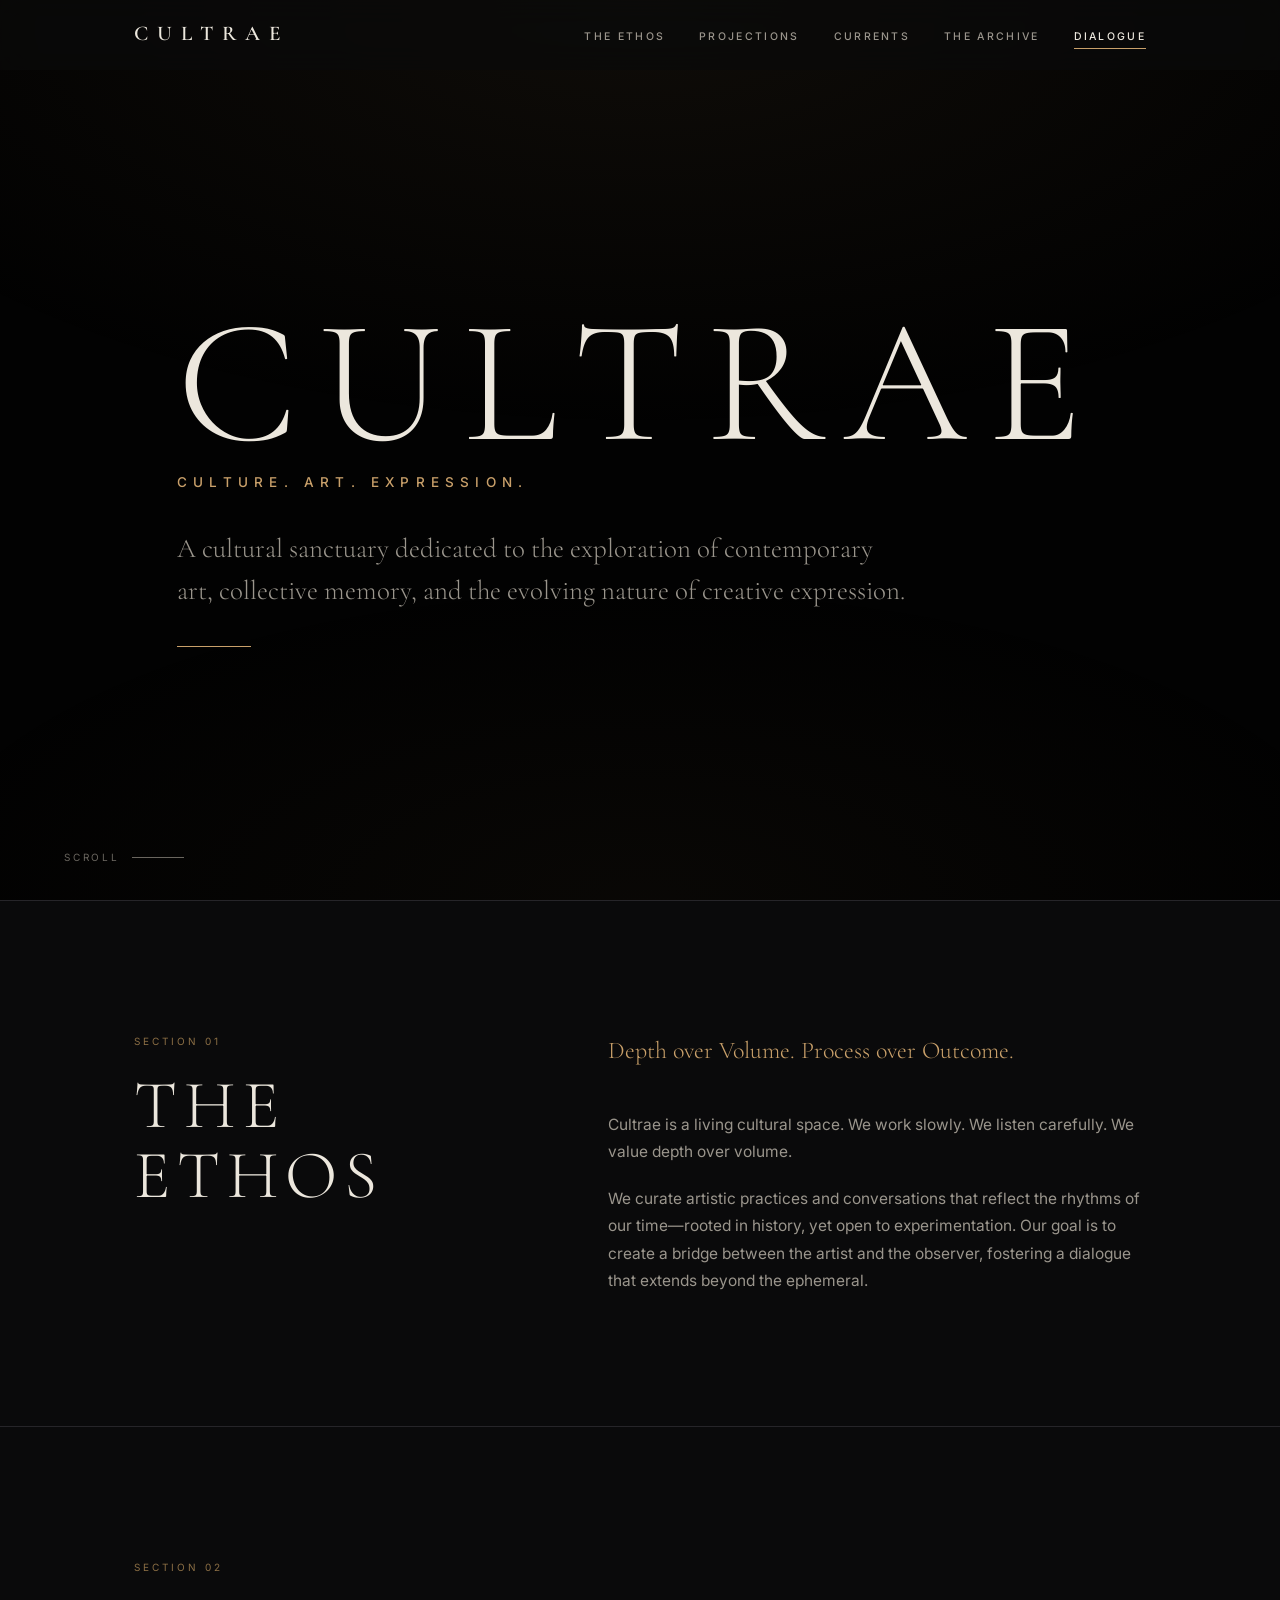
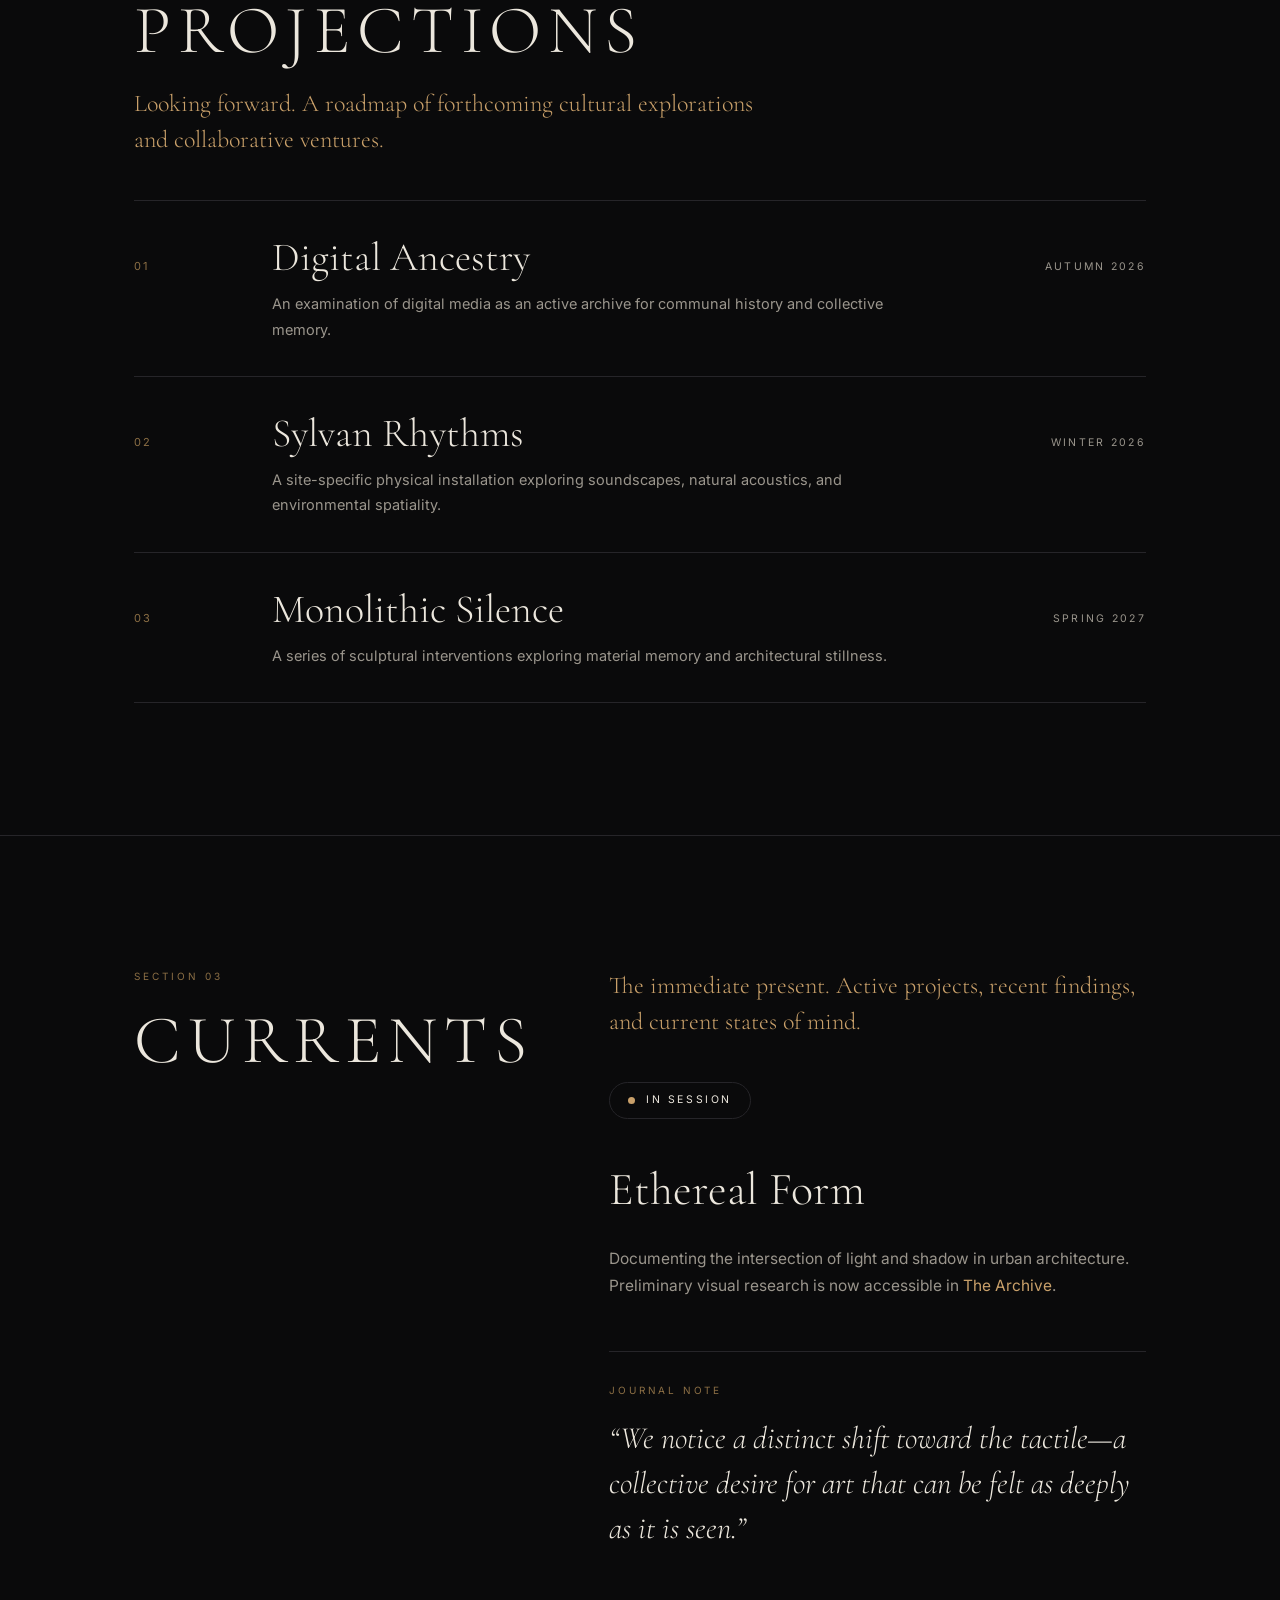
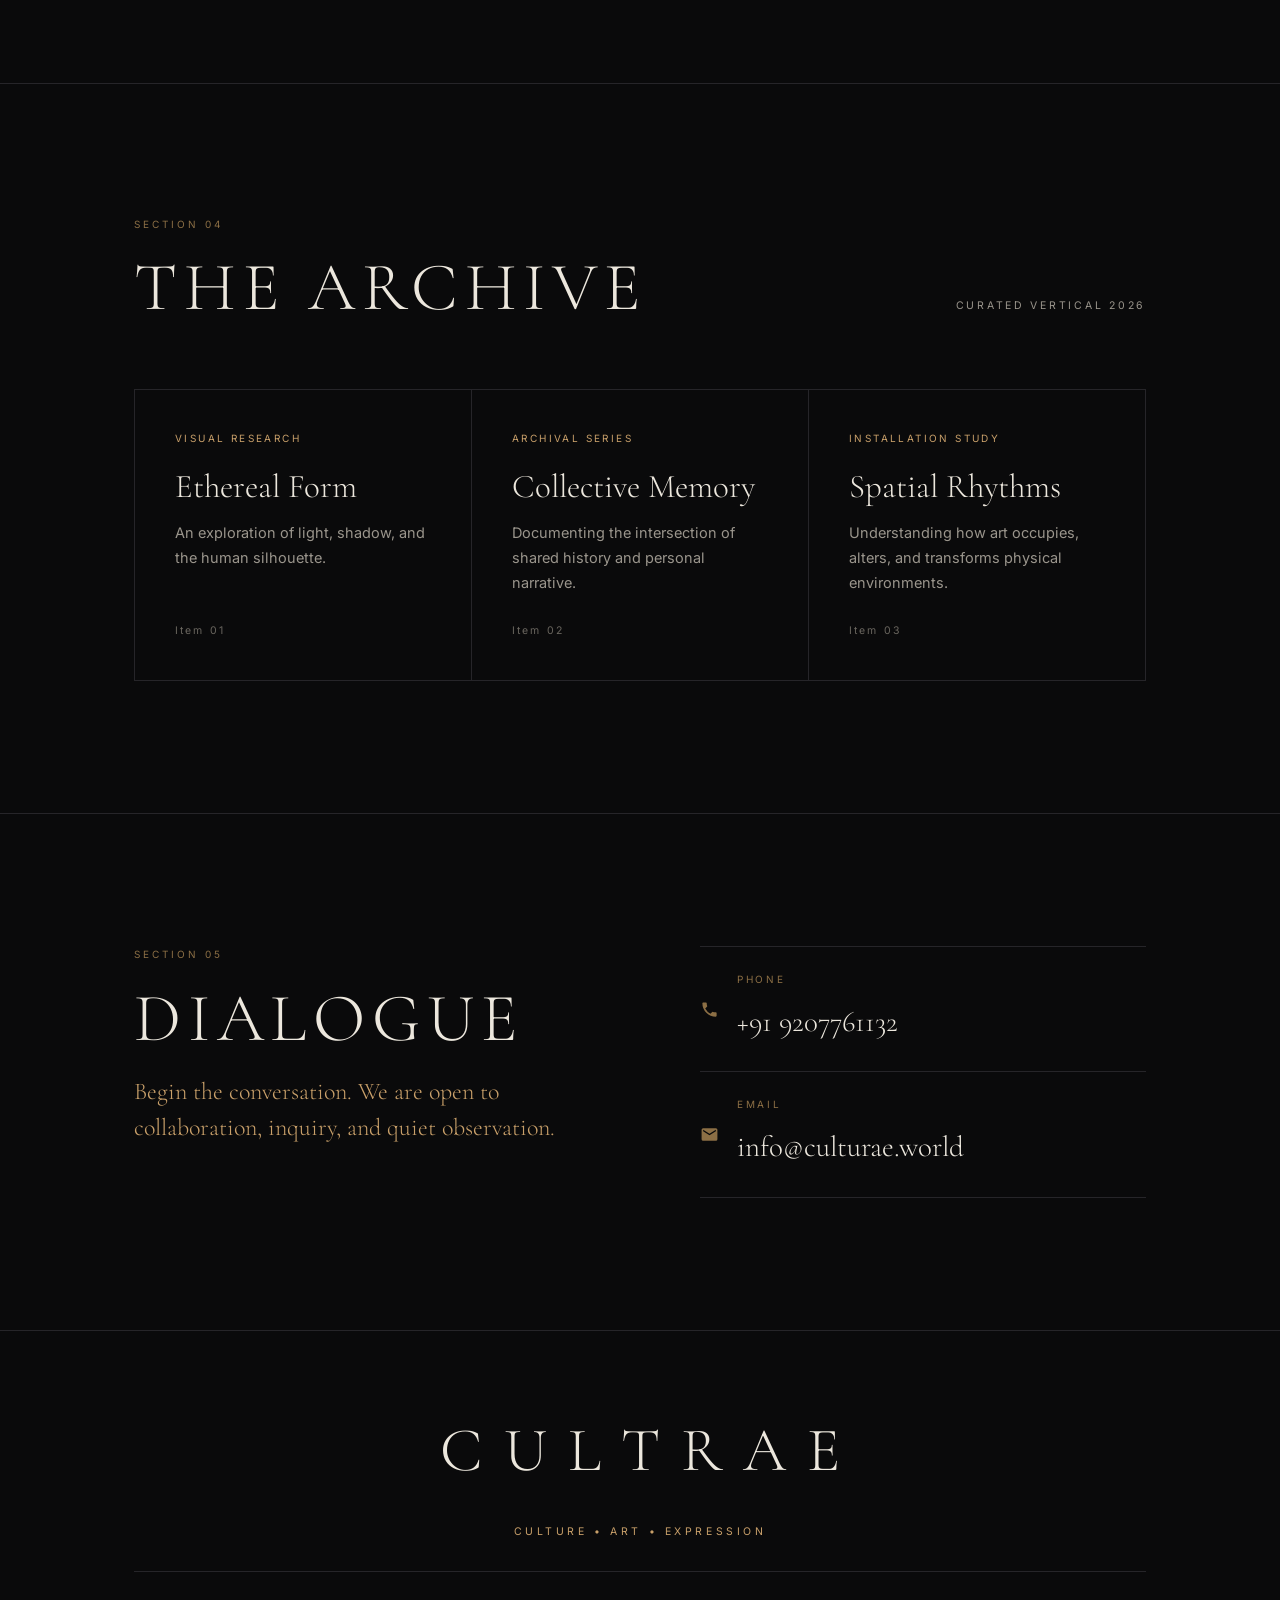
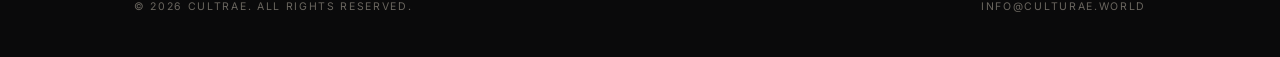
<file: site/index.html>
<!DOCTYPE html>
<html lang="en">
<head>
  <meta charset="utf-8"/>
  <meta name="viewport" content="width=device-width, initial-scale=1"/>
  <meta name="theme-color" content="#0a0a0b"/>
  <title>CULTRAE — Culture. Art. Expression.</title>
  <meta name="description" content="A cultural sanctuary dedicated to the exploration of contemporary art, collective memory, and the evolving nature of creative expression."/>
  <meta property="og:title" content="CULTRAE — Culture. Art. Expression."/>
  <meta property="og:description" content="A cultural sanctuary dedicated to the exploration of contemporary art, collective memory, and the evolving nature of creative expression."/>
  <meta property="og:type" content="website"/>
  <meta property="og:url" content="https://culturae.world/"/>
  <link id="favicon" rel="icon" href="data:image/svg+xml,%3Csvg%20xmlns%3D%22http%3A%2F%2Fwww.w3.org%2F2000%2Fsvg%22%20viewBox%3D%220%200%2064%2064%22%3E%3Ctext%20y%3D%2250%22%20x%3D%2232%22%20font-size%3D%2252%22%20text-anchor%3D%22middle%22%3E%E2%97%88%3C%2Ftext%3E%3C%2Fsvg%3E"/>
  <link rel="preconnect" href="https://fonts.googleapis.com"/>
  <link rel="preconnect" href="https://fonts.gstatic.com" crossorigin="anonymous"/>
  <link id="font-link" href="https://fonts.googleapis.com/css2?family=Cormorant+Garamond:ital,wght@0,300;0,400;0,600;1,300&amp;family=Inter:wght@400;500;600&amp;display=swap" rel="stylesheet"/>
  <link rel="stylesheet" href="cultrae.css"/>
  <style id="cultrae-vars">:root{--ink:#0a0a0b;--ink-2:#101012;--ink-3:#16161a;--line:#262529;--bone:#ece7dd;--muted:#9a958c;--faint:#6a665f;--brass:#c9a06a;--brass-dim:#8c6f45;--display:'Cormorant Garamond',Georgia,serif;--sans:'Inter',system-ui,-apple-system,'Segoe UI',Roboto,sans-serif;--display-weight:300;--hero-size:176px;--hero-size-min:52px;--sec-size:68px;--body-size:16px;--ls-hero:0.12em;--ls-mark:0.42em;--ls-nav:0.22em;--ls-sec:0.1em;--maxw:1140px;--sec-pad:132px;--radius:0px;--hero-h:100svh;--bg-image:none;--bg-overlay:0.78;--bg-blur:0px;--bg-position:center;--bg-size:cover;--bg-attach:fixed;--glow-opacity:1;--grain-opacity:0;--reveal-dist:26px;--anim-speed:900ms;--divider:#262529;--header-blur:14px}</style>
  <script>document.documentElement.className += ' js';</script>
</head>
<body>
  <div class="bg-layer"></div><div class="bg-veil"></div><div class="bg-glow"></div><div class="bg-grain"></div>

  <div id="app"><header class="site-head" id="head"><div class="head-inner"><a class="mark" href="#top">CULTRAE</a><button class="burger" id="burger" type="button" aria-label="Open menu" aria-expanded="false" aria-controls="nav"><svg fill="none" stroke="currentColor" stroke-width="1.5" viewBox="0 0 24 24"><path d="M3 6h18M3 12h18M3 18h18"/></svg></button><nav class="nav" id="nav"><ul><li><a href="#ethos">The Ethos</a></li><li><a href="#projections">Projections</a></li><li><a href="#currents">Currents</a></li><li><a href="#archive">The Archive</a></li><li><a href="#dialogue">Dialogue</a></li></ul></nav></div></header><div class="nav-scrim" id="scrim"></div><main id="main"><section class="hero align-left" id="top"><div class="wrap"><h1>CULTRAE</h1><p class="tagline">Culture. Art. Expression.</p><p class="lede">A cultural sanctuary dedicated to the exploration of contemporary art, collective memory, and the evolving nature of creative expression.</p><div class="rule"></div></div><div class="scroll-cue">Scroll</div></section><section class="section" id="ethos"><div class="wrap split"><div class="reveal"><div class="section-num">Section 01</div><h2>The Ethos</h2></div><div class="reveal"><p class="standfirst">Depth over Volume. Process over Outcome.</p><div class="body"><p>Cultrae is a living cultural space. We work slowly. We listen carefully. We value depth over volume.</p><p>We curate artistic practices and conversations that reflect the rhythms of our time—rooted in history, yet open to experimentation. Our goal is to create a bridge between the artist and the observer, fostering a dialogue that extends beyond the ephemeral.</p></div></div></div></section><section class="section" id="projections"><div class="wrap"><div class="reveal"><div class="section-num">Section 02</div><h2>Projections</h2><p class="standfirst">Looking forward. A roadmap of forthcoming cultural explorations and collaborative ventures.</p></div><div class="proj reveal"><article class="proj-item"><div class="proj-idx">01</div><div><h3 class="proj-title">Digital Ancestry</h3><p class="proj-context">An examination of digital media as an active archive for communal history and collective memory.</p></div><div class="proj-time">Autumn 2026</div></article><article class="proj-item"><div class="proj-idx">02</div><div><h3 class="proj-title">Sylvan Rhythms</h3><p class="proj-context">A site-specific physical installation exploring soundscapes, natural acoustics, and environmental spatiality.</p></div><div class="proj-time">Winter 2026</div></article><article class="proj-item"><div class="proj-idx">03</div><div><h3 class="proj-title">Monolithic Silence</h3><p class="proj-context">A series of sculptural interventions exploring material memory and architectural stillness.</p></div><div class="proj-time">Spring 2027</div></article></div></div></section><section class="section" id="currents"><div class="wrap split"><div class="reveal"><div class="section-num">Section 03</div><h2>Currents</h2></div><div class="reveal"><p class="standfirst">The immediate present. Active projects, recent findings, and current states of mind.</p><div class="status-line"><span class="status-dot"></span> In Session</div><h3 class="current-title">Ethereal Form</h3><div class="body"><p>Documenting the intersection of light and shadow in urban architecture. Preliminary visual research is now accessible in <a class="inline-link" href="#archive">The Archive</a>.</p></div><div class="journal"><div class="label">Journal Note</div><blockquote>&ldquo;We notice a distinct shift toward the tactile—a collective desire for art that can be felt as deeply as it is seen.&rdquo;</blockquote></div></div></div></section><section class="section" id="archive"><div class="wrap"><div class="reveal"><div class="section-num">Section 04</div><div class="archive-head"><h2>The Archive</h2><div class="vertical-tag">Curated Vertical 2026</div></div></div><div class="arch-grid reveal" style="--arch-cols:3"><article class="arch-item"><div class="arch-cat">Visual Research</div><h3 class="arch-title">Ethereal Form</h3><p class="arch-desc">An exploration of light, shadow, and the human silhouette.</p><div class="arch-idx">Item 01</div></article><article class="arch-item"><div class="arch-cat">Archival Series</div><h3 class="arch-title">Collective Memory</h3><p class="arch-desc">Documenting the intersection of shared history and personal narrative.</p><div class="arch-idx">Item 02</div></article><article class="arch-item"><div class="arch-cat">Installation Study</div><h3 class="arch-title">Spatial Rhythms</h3><p class="arch-desc">Understanding how art occupies, alters, and transforms physical environments.</p><div class="arch-idx">Item 03</div></article></div></div></section><section class="section" id="dialogue"><div class="wrap dialogue-grid"><div class="reveal"><div class="section-num">Section 05</div><h2>Dialogue</h2><p class="standfirst">Begin the conversation. We are open to collaboration, inquiry, and quiet observation.</p></div><div class="reveal"><a class="contact-row" href="tel:+919207761132"><svg class="row-ico" viewBox="0 0 24 24" fill="currentColor" aria-hidden="true"><path d="M6.6 10.8a15.9 15.9 0 006.6 6.6l2.2-2.2a1 1 0 011-.2 11.4 11.4 0 003.6.6 1 1 0 011 1V20a1 1 0 01-1 1A17 17 0 013 4a1 1 0 011-1h3.5a1 1 0 011 1 11.4 11.4 0 00.6 3.6 1 1 0 01-.3 1l-2.2 2.2z"/></svg><div class="contact-text"><div class="contact-label">Phone</div><div class="contact-value">+91 9207761132 <span class="arrow">&#8599;</span></div></div></a><a class="contact-row" href="mailto:info@culturae.world"><svg class="row-ico" viewBox="0 0 24 24" fill="currentColor" aria-hidden="true"><path d="M20 4H4a2 2 0 00-2 2v12a2 2 0 002 2h16a2 2 0 002-2V6a2 2 0 00-2-2zm0 4l-8 5-8-5V6l8 5 8-5v2z"/></svg><div class="contact-text"><div class="contact-label">Email</div><div class="contact-value">info@culturae.world <span class="arrow">&#8599;</span></div></div></a></div></div></section></main><footer class="site-foot"><div class="wrap"><div class="foot-mark">CULTRAE</div><div class="foot-tag">Culture • Art • Expression</div><div class="foot-base"><span>© 2026 CULTRAE. All Rights Reserved.</span><a href="mailto:info@culturae.world">info@culturae.world</a></div></div></footer></div>

  <script id="cultrae-content" type="application/json">{
  "meta": {
    "title": "CULTRAE — Culture. Art. Expression.",
    "description": "A cultural sanctuary dedicated to the exploration of contemporary art, collective memory, and the evolving nature of creative expression.",
    "favicon": "◈",
    "url": "https://culturae.world/"
  },
  "theme": {
    "colors": {
      "ink": "#0a0a0b",
      "ink2": "#101012",
      "ink3": "#16161a",
      "line": "#262529",
      "bone": "#ece7dd",
      "muted": "#9a958c",
      "faint": "#6a665f",
      "accent": "#c9a06a",
      "accentDim": "#8c6f45"
    },
    "fonts": {
      "display": "Cormorant Garamond",
      "body": "Inter",
      "displayWeight": "300"
    },
    "scale": {
      "heroSize": 176,
      "heroSizeMin": 52,
      "sectionSize": 68,
      "bodySize": 16,
      "lsHero": 0.12,
      "lsMark": 0.42,
      "lsNav": 0.22,
      "lsSection": 0.1
    },
    "layout": {
      "maxWidth": 1140,
      "sectionPadding": 132,
      "radius": 0,
      "heroHeight": 100
    },
    "background": {
      "image": "",
      "overlay": 0.78,
      "blur": 0,
      "position": "center",
      "size": "cover",
      "fixed": true,
      "glow": true,
      "grain": false
    },
    "effects": {
      "reveal": true,
      "revealDistance": 26,
      "speed": 900,
      "dividers": true,
      "headerBlur": true,
      "hoverShift": true,
      "pulse": true
    }
  },
  "header": {
    "showMark": true,
    "mark": "CULTRAE",
    "sticky": true
  },
  "hero": {
    "enabled": true,
    "title": "CULTRAE",
    "tagline": "Culture. Art. Expression.",
    "lede": "A cultural sanctuary dedicated to the exploration of contemporary art, collective memory, and the evolving nature of creative expression.",
    "rule": true,
    "scrollCue": "Scroll",
    "align": "left",
    "image": "",
    "imageOverlay": 0.6
  },
  "sections": [
    {
      "id": "ethos",
      "type": "prose",
      "enabled": true,
      "navLabel": "The Ethos",
      "num": "Section 01",
      "title": "The Ethos",
      "standfirst": "Depth over Volume. Process over Outcome.",
      "body": [
        "Cultrae is a living cultural space. We work slowly. We listen carefully. We value depth over volume.",
        "We curate artistic practices and conversations that reflect the rhythms of our time—rooted in history, yet open to experimentation. Our goal is to create a bridge between the artist and the observer, fostering a dialogue that extends beyond the ephemeral."
      ]
    },
    {
      "id": "projections",
      "type": "list",
      "enabled": true,
      "navLabel": "Projections",
      "num": "Section 02",
      "title": "Projections",
      "standfirst": "Looking forward. A roadmap of forthcoming cultural explorations and collaborative ventures.",
      "items": [
        {
          "idx": "01",
          "title": "Digital Ancestry",
          "meta": "Autumn 2026",
          "text": "An examination of digital media as an active archive for communal history and collective memory."
        },
        {
          "idx": "02",
          "title": "Sylvan Rhythms",
          "meta": "Winter 2026",
          "text": "A site-specific physical installation exploring soundscapes, natural acoustics, and environmental spatiality."
        },
        {
          "idx": "03",
          "title": "Monolithic Silence",
          "meta": "Spring 2027",
          "text": "A series of sculptural interventions exploring material memory and architectural stillness."
        }
      ]
    },
    {
      "id": "currents",
      "type": "current",
      "enabled": true,
      "navLabel": "Currents",
      "num": "Section 03",
      "title": "Currents",
      "standfirst": "The immediate present. Active projects, recent findings, and current states of mind.",
      "status": "In Session",
      "itemTitle": "Ethereal Form",
      "body": [
        "Documenting the intersection of light and shadow in urban architecture. Preliminary visual research is now accessible in [The Archive](#archive)."
      ],
      "quoteLabel": "Journal Note",
      "quote": "We notice a distinct shift toward the tactile—a collective desire for art that can be felt as deeply as it is seen."
    },
    {
      "id": "archive",
      "type": "grid",
      "enabled": true,
      "navLabel": "The Archive",
      "num": "Section 04",
      "title": "The Archive",
      "tag": "Curated Vertical 2026",
      "columns": 3,
      "items": [
        {
          "idx": "Item 01",
          "meta": "Visual Research",
          "title": "Ethereal Form",
          "text": "An exploration of light, shadow, and the human silhouette.",
          "image": "",
          "icon": ""
        },
        {
          "idx": "Item 02",
          "meta": "Archival Series",
          "title": "Collective Memory",
          "text": "Documenting the intersection of shared history and personal narrative.",
          "image": "",
          "icon": ""
        },
        {
          "idx": "Item 03",
          "meta": "Installation Study",
          "title": "Spatial Rhythms",
          "text": "Understanding how art occupies, alters, and transforms physical environments.",
          "image": "",
          "icon": ""
        }
      ]
    },
    {
      "id": "dialogue",
      "type": "contact",
      "enabled": true,
      "navLabel": "Dialogue",
      "num": "Section 05",
      "title": "Dialogue",
      "standfirst": "Begin the conversation. We are open to collaboration, inquiry, and quiet observation.",
      "rows": [
        {
          "icon": "phone",
          "label": "Phone",
          "value": "+91 9207761132",
          "href": "tel:+919207761132"
        },
        {
          "icon": "mail",
          "label": "Email",
          "value": "info@culturae.world",
          "href": "mailto:info@culturae.world"
        }
      ]
    }
  ],
  "footer": {
    "mark": "CULTRAE",
    "tagline": "Culture • Art • Expression",
    "copyright": "© {year} CULTRAE. All Rights Reserved.",
    "showEmail": true,
    "email": "info@culturae.world",
    "social": []
  }
}</script>
  <script src="render.js"></script>
  <script src="publish-config.js"></script>
  <script src="app-cultrae.js"></script>
</body>
</html>
</file>
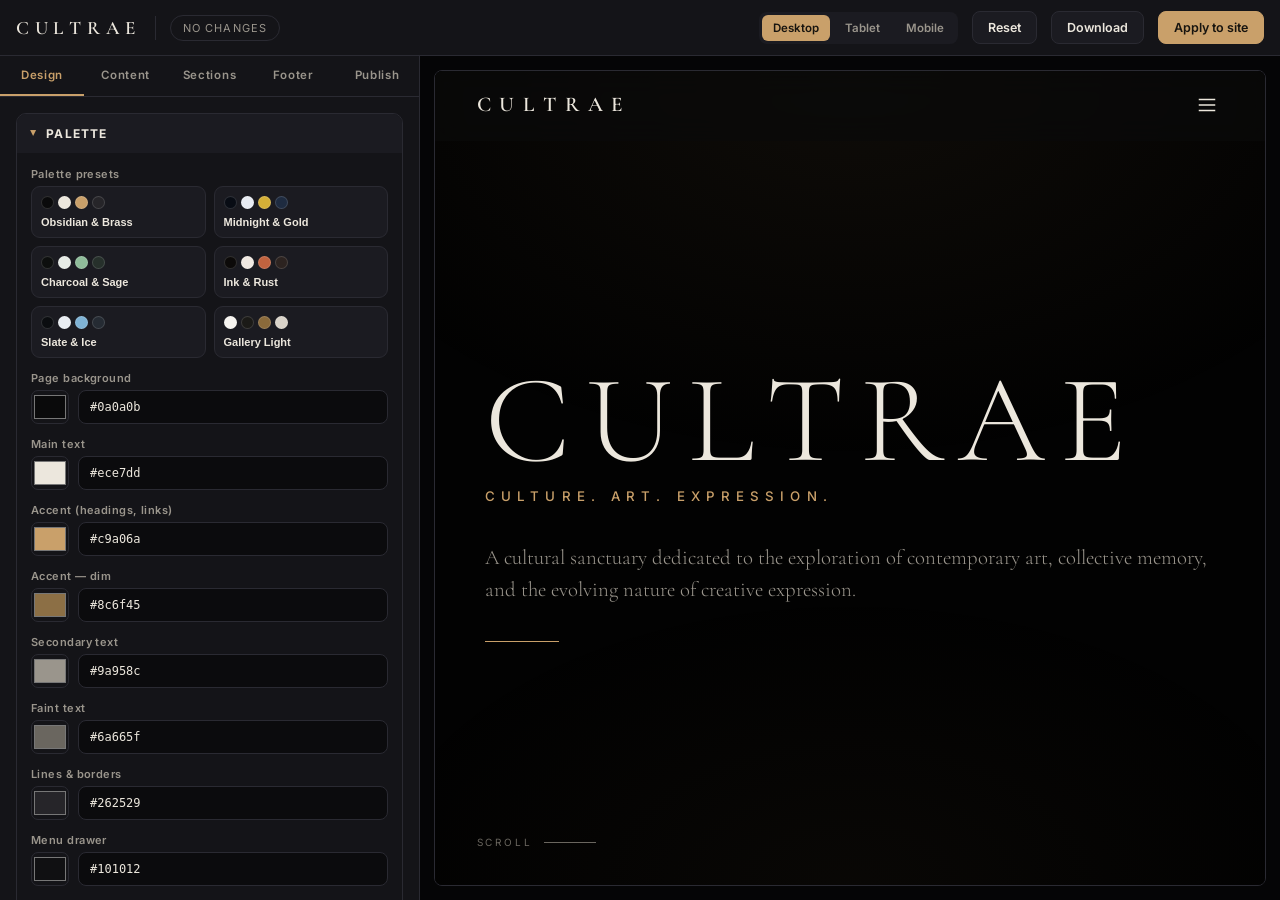
<file: site/admin.html>
<!DOCTYPE html>
<html lang="en">
<head>
  <meta charset="utf-8"/>
  <meta name="viewport" content="width=device-width, initial-scale=1"/>
  <meta name="robots" content="noindex, nofollow"/>
  <title>CULTRAE — Site Editor</title>
  <link rel="preconnect" href="https://fonts.googleapis.com"/>
  <link rel="preconnect" href="https://fonts.gstatic.com" crossorigin="anonymous"/>
  <link href="https://fonts.googleapis.com/css2?family=Cormorant+Garamond:wght@300;600&amp;family=Inter:wght@400;500;600;700&amp;display=swap" rel="stylesheet"/>
  <style>
    :root {
      --ink: #0b0b0d; --panel: #141418; --panel-2: #1b1b21; --line: #2a2a32;
      --bone: #ece7dd; --muted: #9a958c; --faint: #6a665f;
      --brass: #c9a06a; --ok: #4ade80; --warn: #fbbf24; --bad: #f87171;
      --sans: 'Inter', system-ui, sans-serif;
      --display: 'Cormorant Garamond', Georgia, serif;
      color-scheme: dark;
    }
    * { box-sizing: border-box; }
    body {
      margin: 0; background: var(--ink); color: var(--bone);
      font-family: var(--sans); font-size: 14px; height: 100vh; overflow: hidden;
    }
    a { color: var(--brass); text-decoration: none; }

    /* ---------- top bar ---------- */
    .top {
      height: 56px; display: flex; align-items: center; gap: 14px; padding: 0 16px;
      background: var(--panel); border-bottom: 1px solid var(--line); flex-shrink: 0;
    }
    .top .logo {
      font-family: var(--display); font-size: 19px; font-weight: 600;
      letter-spacing: .3em; text-transform: uppercase;
    }
    .top .sep { width: 1px; height: 24px; background: var(--line); }
    .chip {
      font-size: 11px; letter-spacing: .1em; text-transform: uppercase;
      color: var(--muted); border: 1px solid var(--line); border-radius: 999px; padding: 5px 12px;
    }
    .chip.dirty { color: var(--warn); border-color: #6b4d09; }
    .chip.saved { color: var(--ok); border-color: #14532d; }
    .top .grow { flex: 1; }
    .devices { display: flex; gap: 4px; background: var(--panel-2); border-radius: 8px; padding: 3px; }
    .devices button {
      border: 0; background: none; color: var(--muted); cursor: pointer; border-radius: 6px;
      padding: 6px 11px; font-size: 11.5px; font-family: var(--sans); font-weight: 600;
    }
    .devices button.on { background: var(--brass); color: #17140f; }

    .btn {
      border: 1px solid var(--line); background: var(--panel-2); color: var(--bone);
      border-radius: 8px; padding: 8px 15px; font-size: 12.5px; font-weight: 600;
      font-family: var(--sans); cursor: pointer; white-space: nowrap;
    }
    .btn:hover { border-color: var(--brass); color: var(--brass); }
    .btn.primary { background: var(--brass); border-color: var(--brass); color: #17140f; }
    .btn.primary:hover { background: #d8b07a; color: #17140f; }
    .btn.sm { padding: 5px 10px; font-size: 11.5px; }
    .btn.danger:hover { border-color: var(--bad); color: var(--bad); }

    /* ---------- layout ---------- */
    .shell { display: flex; height: calc(100vh - 56px); }
    .editor {
      width: 420px; flex-shrink: 0; border-right: 1px solid var(--line);
      display: flex; flex-direction: column; background: var(--panel);
    }
    .tabs { display: flex; border-bottom: 1px solid var(--line); flex-shrink: 0; overflow-x: auto; }
    .tabs button {
      flex: 1; border: 0; background: none; color: var(--muted); cursor: pointer;
      padding: 12px 6px; font-size: 11.5px; font-weight: 600; font-family: var(--sans);
      letter-spacing: .06em; border-bottom: 2px solid transparent; white-space: nowrap;
    }
    .tabs button.on { color: var(--brass); border-bottom-color: var(--brass); }
    .panes { flex: 1; overflow-y: auto; padding: 16px; }
    .pane { display: none; }
    .pane.on { display: block; }

    .preview-wrap {
      flex: 1; background: #050506; display: flex; flex-direction: column;
      align-items: center; justify-content: flex-start; overflow: hidden; padding: 14px;
    }
    #frame {
      width: 100%; height: 100%; border: 1px solid var(--line); border-radius: 8px;
      background: var(--ink); transition: width .3s, height .3s;
    }
    #frame.mobile { width: 390px; }
    #frame.tablet { width: 820px; }

    /* ---------- form bits ---------- */
    .group { border: 1px solid var(--line); border-radius: 10px; margin-bottom: 12px; overflow: hidden; }
    .group > summary {
      list-style: none; cursor: pointer; padding: 12px 14px; background: var(--panel-2);
      font-size: 12px; font-weight: 700; letter-spacing: .1em; text-transform: uppercase; color: var(--bone);
      display: flex; align-items: center; gap: 8px;
    }
    .group > summary::-webkit-details-marker { display: none; }
    .group > summary::before { content: '▸'; color: var(--brass); transition: transform .2s; }
    .group[open] > summary::before { transform: rotate(90deg); }
    .group .inner { padding: 14px; }
    .fld { margin-bottom: 13px; }
    .fld:last-child { margin-bottom: 0; }
    .fld label { display: block; font-size: 11px; font-weight: 600; color: var(--muted); margin-bottom: 5px; letter-spacing: .04em; }
    .fld .hint { font-size: 10.5px; color: var(--faint); margin-top: 4px; line-height: 1.5; }
    input[type=text], input[type=url], input[type=number], textarea, select {
      width: 100%; background: var(--ink); border: 1px solid var(--line); border-radius: 8px;
      padding: 9px 11px; color: var(--bone); font-family: var(--sans); font-size: 13px; outline: none;
    }
    textarea { min-height: 76px; resize: vertical; line-height: 1.6; }
    input:focus, textarea:focus, select:focus { border-color: var(--brass); }
    .row2 { display: grid; grid-template-columns: 1fr 1fr; gap: 10px; }
    .row-inline { display: flex; gap: 8px; align-items: center; }
    .swatch { display: flex; align-items: center; gap: 9px; }
    .swatch input[type=color] {
      width: 38px; height: 34px; padding: 0; border: 1px solid var(--line);
      border-radius: 7px; background: none; cursor: pointer; flex-shrink: 0;
    }
    .swatch input[type=text] { font-family: ui-monospace, monospace; font-size: 12px; }
    input[type=range] { width: 100%; accent-color: var(--brass); }
    .rng-val { font-size: 11px; color: var(--brass); font-family: ui-monospace, monospace; float: right; }
    .tog { display: flex; align-items: center; justify-content: space-between; gap: 10px; padding: 7px 0; }
    .tog span { font-size: 12.5px; color: var(--bone); }
    .switch { position: relative; width: 40px; height: 22px; flex-shrink: 0; }
    .switch input { opacity: 0; width: 0; height: 0; }
    .slider {
      position: absolute; inset: 0; background: var(--panel-2); border: 1px solid var(--line);
      border-radius: 999px; cursor: pointer; transition: .2s;
    }
    .slider::before {
      content: ''; position: absolute; width: 15px; height: 15px; left: 3px; top: 2.5px;
      background: var(--muted); border-radius: 50%; transition: .2s;
    }
    .switch input:checked + .slider { background: var(--brass); border-color: var(--brass); }
    .switch input:checked + .slider::before { transform: translateX(17px); background: #17140f; }

    .presets { display: grid; grid-template-columns: repeat(2, 1fr); gap: 8px; }
    .preset {
      border: 1px solid var(--line); border-radius: 9px; padding: 9px; cursor: pointer;
      background: var(--panel-2); text-align: left;
    }
    .preset:hover { border-color: var(--brass); }
    .preset .dots { display: flex; gap: 4px; margin-bottom: 7px; }
    .preset .dot { width: 13px; height: 13px; border-radius: 50%; border: 1px solid rgba(255,255,255,.15); }
    .preset .nm { font-size: 11px; color: var(--bone); font-weight: 600; }

    /* item cards (sections, list items, social) */
    .item {
      border: 1px solid var(--line); border-radius: 9px; margin-bottom: 10px; background: var(--panel-2);
    }
    .item-head {
      display: flex; align-items: center; gap: 8px; padding: 9px 11px; cursor: pointer;
    }
    .item-head .t { flex: 1; font-size: 12.5px; font-weight: 600; overflow: hidden; text-overflow: ellipsis; white-space: nowrap; }
    .item-head .badge { font-size: 9.5px; letter-spacing: .1em; text-transform: uppercase; color: var(--faint); }
    .icobtn {
      border: 1px solid var(--line); background: var(--ink); color: var(--muted); cursor: pointer;
      width: 26px; height: 26px; border-radius: 6px; font-size: 12px; line-height: 1; flex-shrink: 0;
    }
    .icobtn:hover { border-color: var(--brass); color: var(--brass); }
    .item-body { padding: 0 11px 12px; display: none; }
    .item.open .item-body { display: block; }
    .off { opacity: .45; }

    .icon-grid { display: grid; grid-template-columns: repeat(8, 1fr); gap: 5px; }
    .icon-grid button {
      aspect-ratio: 1; border: 1px solid var(--line); background: var(--ink); border-radius: 7px;
      cursor: pointer; color: var(--muted); display: flex; align-items: center; justify-content: center; padding: 5px;
    }
    .icon-grid button svg { width: 100%; height: 100%; fill: currentColor; }
    .icon-grid button.on { border-color: var(--brass); color: var(--brass); background: #241d12; }
    .icon-grid button.none { font-size: 10px; }

    .note { font-size: 11.5px; color: var(--muted); line-height: 1.6; background: var(--panel-2); border: 1px solid var(--line); border-radius: 9px; padding: 11px 13px; margin-bottom: 12px; }
    .note b { color: var(--bone); }
    .note.warn { border-color: #6b4d09; background: #241d0b; color: #f3d38a; }
    #toasts { position: fixed; right: 16px; bottom: 16px; z-index: 90; display: flex; flex-direction: column; gap: 8px; }
    .toast { background: var(--panel-2); border: 1px solid var(--line); border-radius: 9px; padding: 10px 15px; font-size: 12.5px; box-shadow: 0 10px 26px rgba(0,0,0,.6); max-width: 320px; }
    .toast.err { border-color: var(--bad); color: #fecaca; }
    .addbar { display: flex; gap: 8px; margin-top: 10px; flex-wrap: wrap; }

    @media (max-width: 700px) {
      /* keep only the primary action up top — Download/Reset live in the Publish tab */
      #btn-reset, #btn-export { display: none; }
      .top { gap: 10px; padding: 0 10px; }
      .top .logo { font-size: 16px; letter-spacing: .2em; }
      #state-chip { display: none; }
    }
    @media (max-width: 1000px) {
      .shell { flex-direction: column; }
      .editor { width: 100%; height: 62%; border-right: 0; border-bottom: 1px solid var(--line); }
      .preview-wrap { height: 38%; }
      #frame.mobile, #frame.tablet { width: 100%; }
      .devices { display: none; }
    }
  </style>
</head>
<body>

  <div class="top">
    <div class="logo">Cultrae</div>
    <div class="sep"></div>
    <span class="chip" id="state-chip">No changes</span>
    <div class="grow"></div>
    <div class="devices" id="devices">
      <button data-w="full" class="on" type="button">Desktop</button>
      <button data-w="tablet" type="button">Tablet</button>
      <button data-w="mobile" type="button">Mobile</button>
    </div>
    <button class="btn" id="btn-reset" type="button">Reset</button>
    <button class="btn" id="btn-export" type="button">Download</button>
    <button class="btn primary" id="btn-apply" type="button">Apply to site</button>
  </div>

  <div class="shell">
    <div class="editor">
      <div class="tabs" id="tabs">
        <button data-t="design" class="on" type="button">Design</button>
        <button data-t="content" type="button">Content</button>
        <button data-t="sections" type="button">Sections</button>
        <button data-t="footer" type="button">Footer</button>
        <button data-t="publish" type="button">Publish</button>
      </div>
      <div class="panes">
        <div class="pane on" id="pane-design"></div>
        <div class="pane" id="pane-content"></div>
        <div class="pane" id="pane-sections"></div>
        <div class="pane" id="pane-footer"></div>
        <div class="pane" id="pane-publish"></div>
      </div>
    </div>

    <div class="preview-wrap">
      <iframe id="frame" src="index.html" title="Live preview"></iframe>
    </div>
  </div>

  <div id="toasts"></div>

  <script src="render.js"></script>
  <script src="publish-config.js"></script>
  <script src="admin-cultrae.js"></script>
</body>
</html>
</file>
<file: site/cultrae.css>
/* ============================================================
   CULTRAE — structural stylesheet.
   All colours, type, spacing, background and effects come from
   CSS variables written by render.js (editable in /admin).
   ============================================================ */

/* fallbacks so the page is sane even without the variable block */
:root {
  --ink: #0a0a0b; --ink-2: #101012; --ink-3: #16161a; --line: #262529;
  --bone: #ece7dd; --muted: #9a958c; --faint: #6a665f;
  --brass: #c9a06a; --brass-dim: #8c6f45;
  --display: 'Cormorant Garamond', Georgia, serif;
  --sans: 'Inter', system-ui, sans-serif;
  --display-weight: 300;
  --hero-size: 176px; --hero-size-min: 52px; --sec-size: 68px; --body-size: 16px;
  --ls-hero: .12em; --ls-mark: .42em; --ls-nav: .22em; --ls-sec: .1em;
  --maxw: 1140px; --sec-pad: 132px; --radius: 0px; --hero-h: 100svh;
  --bg-image: none; --bg-overlay: .78; --bg-blur: 0px;
  --bg-position: center; --bg-size: cover; --bg-attach: fixed;
  --glow-opacity: 1; --grain-opacity: 0;
  --reveal-dist: 26px; --anim-speed: 900ms;
  --divider: #262529; --header-blur: 14px;
  --pad: clamp(20px, 5vw, 64px);
  color-scheme: dark;
}

* { box-sizing: border-box; }
html { scroll-behavior: smooth; -webkit-text-size-adjust: 100%; }
body {
  margin: 0;
  background: var(--ink);
  color: var(--bone);
  font-family: var(--sans);
  font-size: var(--body-size);
  line-height: 1.75;
  -webkit-font-smoothing: antialiased;
  overflow-x: hidden;
}
img { max-width: 100%; display: block; }
a { color: inherit; text-decoration: none; }
.wrap { max-width: var(--maxw); margin: 0 auto; padding: 0 var(--pad); }
.inline-link { color: var(--brass); }
.inline-link:hover { border-bottom: 1px solid var(--brass); }

/* ---------- background layers ---------- */
.bg-layer {
  position: fixed; inset: 0; z-index: 0; pointer-events: none;
  background-image: var(--bg-image);
  background-size: var(--bg-size);
  background-position: var(--bg-position);
  background-repeat: no-repeat;
  background-attachment: var(--bg-attach);
  filter: blur(var(--bg-blur));
  transform: scale(1.04);
}
.bg-veil {
  position: fixed; inset: 0; z-index: 1; pointer-events: none;
  background: rgba(0, 0, 0, var(--bg-overlay));
}
.bg-glow {
  position: fixed; inset: 0; z-index: 1; pointer-events: none;
  opacity: var(--glow-opacity);
  background:
    radial-gradient(120% 80% at 50% 0%, rgba(201, 160, 106, .07), transparent 60%),
    radial-gradient(100% 60% at 50% 100%, rgba(201, 160, 106, .04), transparent 60%);
}
.bg-grain {
  position: fixed; inset: 0; z-index: 1; pointer-events: none;
  opacity: var(--grain-opacity);
  background-image: url("data:image/svg+xml,%3Csvg xmlns='http://www.w3.org/2000/svg' width='140' height='140'%3E%3Cfilter id='n'%3E%3CfeTurbulence type='fractalNoise' baseFrequency='.85' numOctaves='3'/%3E%3C/filter%3E%3Crect width='140' height='140' filter='url(%23n)'/%3E%3C/svg%3E");
}
#main, .site-head, .site-foot, .nav-scrim { position: relative; z-index: 2; }

/* ---------- header ---------- */
.site-head {
  position: fixed; top: 0; left: 0; right: 0; z-index: 50;
  background: rgba(10, 10, 11, .72);
  backdrop-filter: blur(var(--header-blur)); -webkit-backdrop-filter: blur(var(--header-blur));
  border-bottom: 1px solid transparent;
  transition: border-color .3s, background .3s;
}
.site-head.static { position: absolute; }
.site-head.scrolled { border-bottom-color: var(--divider); background: rgba(10, 10, 11, .92); }
.head-inner {
  max-width: var(--maxw); margin: 0 auto; padding: 16px var(--pad);
  display: flex; align-items: center; gap: 24px;
}
.mark {
  font-family: var(--display); font-size: 21px; font-weight: 600;
  letter-spacing: var(--ls-mark); text-transform: uppercase; color: var(--bone);
  white-space: nowrap;
}
.nav { margin-left: auto; }
.nav ul { display: flex; gap: 34px; list-style: none; margin: 0; padding: 0; }
.nav a {
  font-size: 10.5px; font-weight: 500; letter-spacing: var(--ls-nav); text-transform: uppercase;
  color: var(--muted); padding: 6px 0; position: relative; transition: color .25s;
}
.nav a::after {
  content: ''; position: absolute; left: 0; right: 100%; bottom: 0; height: 1px;
  background: var(--brass); transition: right .3s ease;
}
.nav a:hover, .nav a.active { color: var(--bone); }
.nav a:hover::after, .nav a.active::after { right: 0; }
.burger { display: none; margin-left: auto; background: none; border: 0; cursor: pointer; color: var(--bone); padding: 6px; line-height: 0; }
.burger svg { width: 22px; height: 22px; }

@media (max-width: 900px) {
  .nav {
    position: fixed; inset: 0 0 0 auto; width: min(320px, 82vw);
    background: var(--ink-2); border-left: 1px solid var(--line);
    transform: translateX(100%); transition: transform .35s cubic-bezier(.4,0,.2,1);
    padding: 96px 32px; margin: 0; z-index: 55;
  }
  .nav.open { transform: translateX(0); }
  .nav ul { flex-direction: column; gap: 0; }
  .nav a { display: block; padding: 18px 0; font-size: 12px; border-bottom: 1px solid var(--line); }
  .burger { display: block; }
  .nav-scrim { position: fixed; inset: 0; background: rgba(0,0,0,.6); opacity: 0; pointer-events: none; transition: opacity .35s; z-index: 45; }
  .nav-scrim.show { opacity: 1; pointer-events: auto; }
}

/* ---------- hero ---------- */
.hero {
  position: relative;
  min-height: var(--hero-h); display: flex; flex-direction: column; justify-content: center;
  padding: 140px 0 90px;
}
.hero.has-img::before {
  content: ''; position: absolute; inset: 0; z-index: -1;
  background-image: var(--hero-img); background-size: cover; background-position: center;
}
.hero.has-img::after {
  content: ''; position: absolute; inset: 0; z-index: -1;
  background: rgba(0, 0, 0, var(--hero-img-overlay, .6));
}
.hero.align-center { text-align: center; }
.hero.align-center .lede { margin-left: auto; margin-right: auto; }
.hero.align-center .rule { margin-left: auto; margin-right: auto; }
.hero h1 {
  font-family: var(--display); font-weight: var(--display-weight);
  font-size: clamp(var(--hero-size-min), 15vw, var(--hero-size)); line-height: .92;
  letter-spacing: var(--ls-hero); margin: 0 0 6px; text-transform: uppercase;
}
.hero .tagline {
  font-size: clamp(11px, 1.6vw, 13.5px); font-weight: 500;
  letter-spacing: .46em; text-transform: uppercase; color: var(--brass); margin: 0 0 34px;
}
.hero .lede {
  font-family: var(--display); font-size: clamp(19px, 2.5vw, 27px);
  font-weight: 300; line-height: 1.55; color: var(--muted); max-width: 730px; margin: 0;
}
.hero .rule { width: 74px; height: 1px; background: var(--brass); margin: 34px 0 0; }
.scroll-cue {
  position: absolute; bottom: 34px; left: var(--pad);
  font-size: 10px; letter-spacing: .28em; text-transform: uppercase; color: var(--faint);
  display: flex; align-items: center; gap: 12px;
}
.scroll-cue::after { content: ''; width: 52px; height: 1px; background: var(--faint); animation: cue 2.4s ease-in-out infinite; transform-origin: left; }
@keyframes cue { 0%,100% { transform: scaleX(.35); opacity: .5; } 50% { transform: scaleX(1); opacity: 1; } }

/* ---------- sections ---------- */
.section { padding: clamp(78px, 11vw, var(--sec-pad)) 0; border-top: 1px solid var(--divider); }
.section-num { font-size: 10px; letter-spacing: .3em; color: var(--brass-dim); text-transform: uppercase; margin-bottom: 20px; }
.section h2 {
  font-family: var(--display); font-weight: var(--display-weight);
  font-size: clamp(34px, 6.5vw, var(--sec-size)); line-height: 1.03;
  letter-spacing: var(--ls-sec); text-transform: uppercase; margin: 0 0 20px;
}
.section .standfirst {
  font-family: var(--display); font-size: clamp(18px, 2.2vw, 24px); font-weight: 300;
  line-height: 1.5; color: var(--brass); max-width: 640px; margin: 0 0 42px;
}
.section .body { max-width: 660px; }
.section .body p { color: var(--muted); margin: 0 0 20px; font-size: calc(var(--body-size) - .5px); }
.section .body p:last-child { margin-bottom: 0; }
.split { display: grid; grid-template-columns: 1fr 1.35fr; gap: clamp(28px, 6vw, 76px); align-items: start; }
@media (max-width: 860px) { .split { grid-template-columns: 1fr; gap: 26px; } }

/* ---------- list (projections) ---------- */
.proj { border-top: 1px solid var(--divider); }
.proj-item {
  display: grid; grid-template-columns: 92px 1fr 190px; gap: clamp(16px, 4vw, 46px);
  align-items: baseline; padding: 34px 0; border-bottom: 1px solid var(--divider);
  transition: background .35s, padding-left .35s;
}
.proj-item:hover { background: linear-gradient(90deg, rgba(201,160,106,.05), transparent 70%); padding-left: 14px; }
.proj-idx { font-size: 11px; letter-spacing: .2em; color: var(--brass-dim); }
.proj-title { font-family: var(--display); font-weight: var(--display-weight); font-size: clamp(25px, 3.6vw, 40px); line-height: 1.1; margin: 0 0 12px; }
.proj-context { color: var(--muted); font-size: 14.5px; margin: 0; max-width: 620px; }
.proj-time { font-size: 10.5px; letter-spacing: .22em; text-transform: uppercase; color: var(--muted); text-align: right; white-space: nowrap; }
@media (max-width: 860px) {
  .proj-item { grid-template-columns: 1fr; gap: 10px; padding: 28px 0; }
  .proj-time { text-align: left; }
}

/* ---------- currents ---------- */
.status-line {
  display: inline-flex; align-items: center; gap: 11px;
  font-size: 10.5px; letter-spacing: .24em; text-transform: uppercase; color: var(--bone);
  border: 1px solid var(--line); border-radius: 999px; padding: 8px 18px; margin-bottom: 30px;
}
.status-dot { width: 7px; height: 7px; border-radius: 50%; background: var(--brass); animation: pulse 2.6s infinite; }
@keyframes pulse {
  0% { box-shadow: 0 0 0 0 rgba(201,160,106,.5); }
  70% { box-shadow: 0 0 0 11px rgba(201,160,106,0); }
  100% { box-shadow: 0 0 0 0 rgba(201,160,106,0); }
}
.current-title { font-family: var(--display); font-weight: var(--display-weight); font-size: clamp(28px, 4.4vw, 46px); margin: 0 0 16px; }
.journal { margin: 52px 0 0; padding: 30px 0 0; border-top: 1px solid var(--divider); max-width: 720px; }
.journal .label { font-size: 10px; letter-spacing: .28em; text-transform: uppercase; color: var(--brass-dim); margin-bottom: 16px; }
.journal blockquote {
  font-family: var(--display); font-weight: 300; font-style: italic;
  font-size: clamp(21px, 3.1vw, 31px); line-height: 1.45; margin: 0; color: var(--bone);
}

/* ---------- archive grid ---------- */
.archive-head { display: flex; align-items: baseline; justify-content: space-between; gap: 20px; flex-wrap: wrap; margin-bottom: 46px; }
.vertical-tag { font-size: 10.5px; letter-spacing: .26em; text-transform: uppercase; color: var(--muted); }
.arch-grid {
  display: grid; grid-template-columns: repeat(var(--arch-cols, 3), 1fr);
  gap: 1px; background: var(--line); border: 1px solid var(--line); border-radius: var(--radius); overflow: hidden;
}
@media (max-width: 980px) { .arch-grid { grid-template-columns: repeat(2, 1fr); } }
@media (max-width: 700px) { .arch-grid { grid-template-columns: 1fr; } }
.arch-item {
  background: var(--ink); padding: clamp(26px, 3.6vw, 40px);
  display: flex; flex-direction: column; min-height: 288px; transition: background .4s;
}
.arch-item:hover { background: var(--ink-3); }
.arch-img { margin: calc(-1 * clamp(26px, 3.6vw, 40px)) calc(-1 * clamp(26px, 3.6vw, 40px)) 24px; }
.arch-img img { width: 100%; aspect-ratio: 4/3; object-fit: cover; }
.arch-icon { color: var(--brass); margin-bottom: 18px; }
.arch-icon svg { width: 26px; height: 26px; }
.arch-cat { font-size: 10px; letter-spacing: .24em; text-transform: uppercase; color: var(--brass); margin-bottom: 20px; }
.arch-title { font-family: var(--display); font-weight: var(--display-weight); font-size: clamp(24px, 3vw, 33px); line-height: 1.15; margin: 0 0 14px; }
.arch-desc { color: var(--muted); font-size: 14.5px; margin: 0; }
.arch-idx { margin-top: auto; padding-top: 26px; font-size: 10.5px; letter-spacing: .2em; color: var(--faint); }

/* ---------- dialogue ---------- */
.dialogue-grid { display: grid; grid-template-columns: 1.1fr 1fr; gap: clamp(30px, 6vw, 76px); align-items: start; }
@media (max-width: 860px) { .dialogue-grid { grid-template-columns: 1fr; } }
.contact-row {
  display: flex; align-items: center; gap: 18px;
  padding: 24px 0; border-bottom: 1px solid var(--divider);
  transition: padding-left .3s, border-color .3s;
}
.contact-row:first-of-type { border-top: 1px solid var(--divider); }
.contact-row:hover { padding-left: 12px; border-color: var(--brass-dim); }
.contact-row .row-ico { width: 19px; height: 19px; color: var(--brass-dim); flex-shrink: 0; }
.contact-text { min-width: 0; }
.contact-label { font-size: 10px; letter-spacing: .26em; text-transform: uppercase; color: var(--brass-dim); margin-bottom: 8px; }
.contact-value {
  font-family: var(--display); font-weight: 300; font-size: clamp(20px, 2.7vw, 29px);
  color: var(--bone); display: flex; align-items: center; gap: 12px; word-break: break-word;
}
.contact-value .arrow { color: var(--brass); font-size: .62em; opacity: 0; transform: translateX(-6px); transition: all .3s; }
.contact-row:hover .arrow { opacity: 1; transform: translateX(0); }

/* ---------- footer ---------- */
.site-foot { border-top: 1px solid var(--divider); padding: 66px 0 40px; text-align: center; }
.foot-mark {
  font-family: var(--display); font-size: clamp(30px, 8vw, 62px); font-weight: var(--display-weight);
  letter-spacing: .34em; text-transform: uppercase; margin: 0 0 18px; color: var(--bone); text-indent: .34em;
}
.foot-tag { font-size: 10.5px; letter-spacing: .34em; text-transform: uppercase; color: var(--brass); margin-bottom: 30px; }
.foot-social { display: flex; justify-content: center; gap: 12px; margin-bottom: 34px; flex-wrap: wrap; }
.foot-social a {
  width: 38px; height: 38px; border: 1px solid var(--line); border-radius: 50%;
  display: flex; align-items: center; justify-content: center; color: var(--muted); transition: all .25s;
}
.foot-social a:hover { color: var(--ink); background: var(--brass); border-color: var(--brass); }
.foot-social svg { width: 15px; height: 15px; }
.foot-base {
  border-top: 1px solid var(--divider); padding-top: 26px; margin-top: 8px;
  display: flex; justify-content: space-between; gap: 14px; flex-wrap: wrap;
  font-size: 10.5px; letter-spacing: .16em; text-transform: uppercase; color: var(--faint);
}
.foot-base a:hover { color: var(--brass); }

/* ---------- reveal (only when JS is running) ---------- */
.js .reveal { opacity: 0; transform: translateY(var(--reveal-dist)); transition: opacity var(--anim-speed) cubic-bezier(.4,0,.2,1), transform var(--anim-speed) cubic-bezier(.4,0,.2,1); }
.js .reveal.in { opacity: 1; transform: none; }
.js.no-reveal .reveal { opacity: 1; transform: none; transition: none; }

@media (prefers-reduced-motion: reduce) {
  .js .reveal { opacity: 1; transform: none; transition: none; }
  .scroll-cue::after, .status-dot { animation: none; }
  html { scroll-behavior: auto; }
}
a:focus-visible, button:focus-visible { outline: 1px solid var(--brass); outline-offset: 4px; }
</file>
